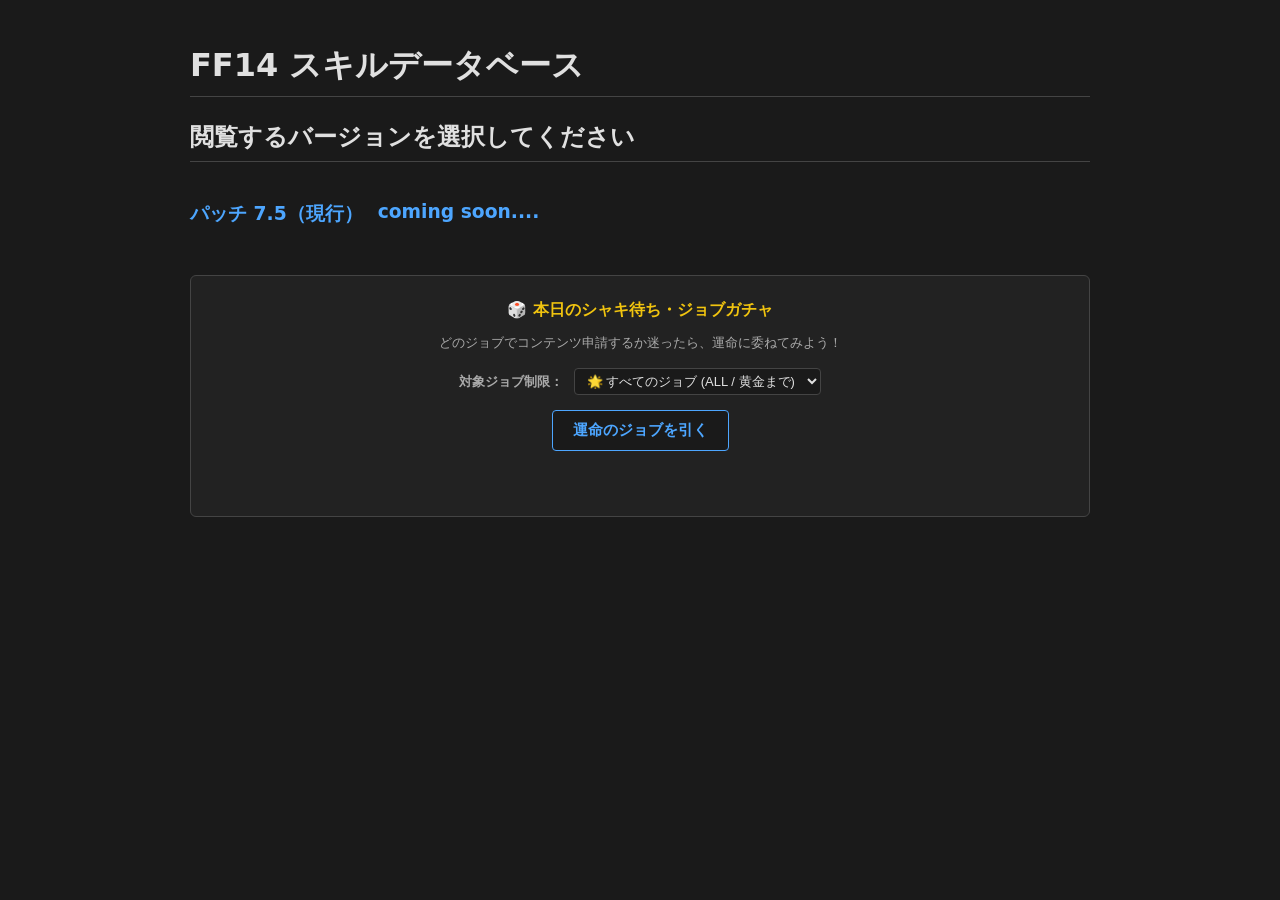
<file: index.html>
<!DOCTYPE html>
<html lang="ja">
<head>
    <meta charset="UTF-8">
    <meta name="viewport" content="width=device-width, initial-scale=1.0">
    <title>FF14 スキルデータベース</title>
    <link rel="stylesheet" href="assets/css/style.css">
</head>
<body>
    <header class="header">
        <h1>FF14 スキルデータベース</h1>
    </header>
    
    <main class="container">
        <h2>閲覧するバージョンを選択してください</h2>
        <div class="version-select-grid" style="display: flex; gap: 15px; margin-bottom: 30px;">
            <a href="jobs.html?v=7.5" class="version-card">
                <h3>パッチ 7.5（現行）</h3>
            </a>

            <a>
                <h3>coming soon....</h3>
            </a>
            <!--
            <a href="jobs.html?v=8.0" class="version-card">
                <h3>パッチ 8.0（最新）</h3>
            </a>
            -->
        </div>

        <!-- ミニゲーム：本日のシャキ待ち・ジョブガチャ -->
        <section class="minigame-section">
            <h3>🎲 本日のシャキ待ち・ジョブガチャ</h3>
            <p>どのジョブでコンテンツ申請するか迷ったら、運命に委ねてみよう！</p>
            
            <!-- 拡張パッケージ（進行度）による制限フィルター -->
            <div style="margin-bottom: 15px;">
                <label for="expansion-select" style="font-weight: bold; margin-right: 5px; color: #aaa; font-size: 13px;">対象ジョブ制限：</label>
                <select id="expansion-select" style="background-color: #1a1a1a; color: #e0e0e0; border: 1px solid #444; padding: 4px 8px; border-radius: 4px; font-size: 13px;">
                    <option value="dt" selected>🌟 すべてのジョブ (ALL / 黄金まで)</option>
                    <option value="arr">🌱 新生エオルゼアのみ (Lv50)</option>
                    <option value="hw">🛡️ 蒼天のイシュガルドまで (Lv60)</option>
                    <option value="sb">⚔️ 紅蓮のリベレーターまで (Lv70)</option>
                    <option value="shb">🔮 漆黒のヴィランズまで (Lv80)</option>
                    <option value="ew">🌙 暁月のフィナーレまで (Lv90)</option>
                </select>
            </div>

            <button id="job-gacha-btn" class="minigame-btn" onclick="drawRandomJob()">運命のジョブを引く</button>
            
            <div id="job-gacha-result" class="minigame-result"></div>
        </section>
    </main>

    <!-- ジョブガチャ用のJavaScript -->
    <script>
        const jobPools = {
            arr: [
                "ナイト (PLD)", "戦士 (WAR)", "白魔道士 (WHM)", "学者 (SCH)", 
                "モンク (MNK)", "竜騎士 (DRG)", "忍者 (NIN)", "吟遊詩人 (BRD)", 
                "黒魔道士 (BLM)", "召喚士 (SMN)"
            ],
            hw: [ // 蒼天で追加
                "暗黒騎士 (DRK)", "占星術師 (AST)", "機工士 (MCH)"
            ],
            sb: [ // 紅蓮で追加
                "侍 (SAM)", "赤魔道士 (RDM)"
            ],
            shb: [ // 漆黒で追加
                "ガンブレイカー (GNB)", "踊り子 (DNC)"
            ],
            ew: [ // 暁月で追加
                "リーパー (RPR)", "賢者 (SGE)"
            ],
            dt: [ // 黄金で追加
                "ヴァイパー (VPR)", "ピクトマンサー (PCT)"
            ]
        };

        // 選択された進行度までのジョブリストを累積して生成する関数
        function getAvailableJobs(maxExpansion) {
            let available = [];
            const order = ["arr", "hw", "sb", "shb", "ew", "dt"];
            
            for (let i = 0; i < order.length; i++) {
                const key = order[i];
                if (jobPools[key]) {
                    available = available.concat(jobPools[key]);
                }
                if (key === maxExpansion) break;
            }
            return available;
        }

        function drawRandomJob() {
            const resultDiv = document.getElementById("job-gacha-result");
            const btn = document.getElementById("job-gacha-btn");
            
            // セレクトボックスから選択値を取得（デフォルトはすべての "dt"）
            const selectElement = document.getElementById("expansion-select");
            const currentExpansion = selectElement ? selectElement.value : "dt";
            
            // 進行度に応じたプールを取得
            const currentJobs = getAvailableJobs(currentExpansion);

            if (currentJobs.length === 0) {
                resultDiv.textContent = "⚠️ 抽選できるジョブがありません";
                return;
            }
            
            btn.disabled = true;
            resultDiv.textContent = "シャカシャカシャカ……";

            let count = 0;
            const interval = setInterval(() => {
                const randomTempJob = currentJobs[Math.floor(Math.random() * currentJobs.length)];
                resultDiv.textContent = randomTempJob;
                count++;
                
                if (count > 30) {
                    clearInterval(interval);
                    const finalJob = currentJobs[Math.floor(Math.random() * currentJobs.length)];
                    resultDiv.textContent = `🎯 運命のジョブ： 【 ${finalJob} 】`;
                    btn.disabled = false;
                }
            }, 80);
        }
    </script>
</body>
</html>
</file>
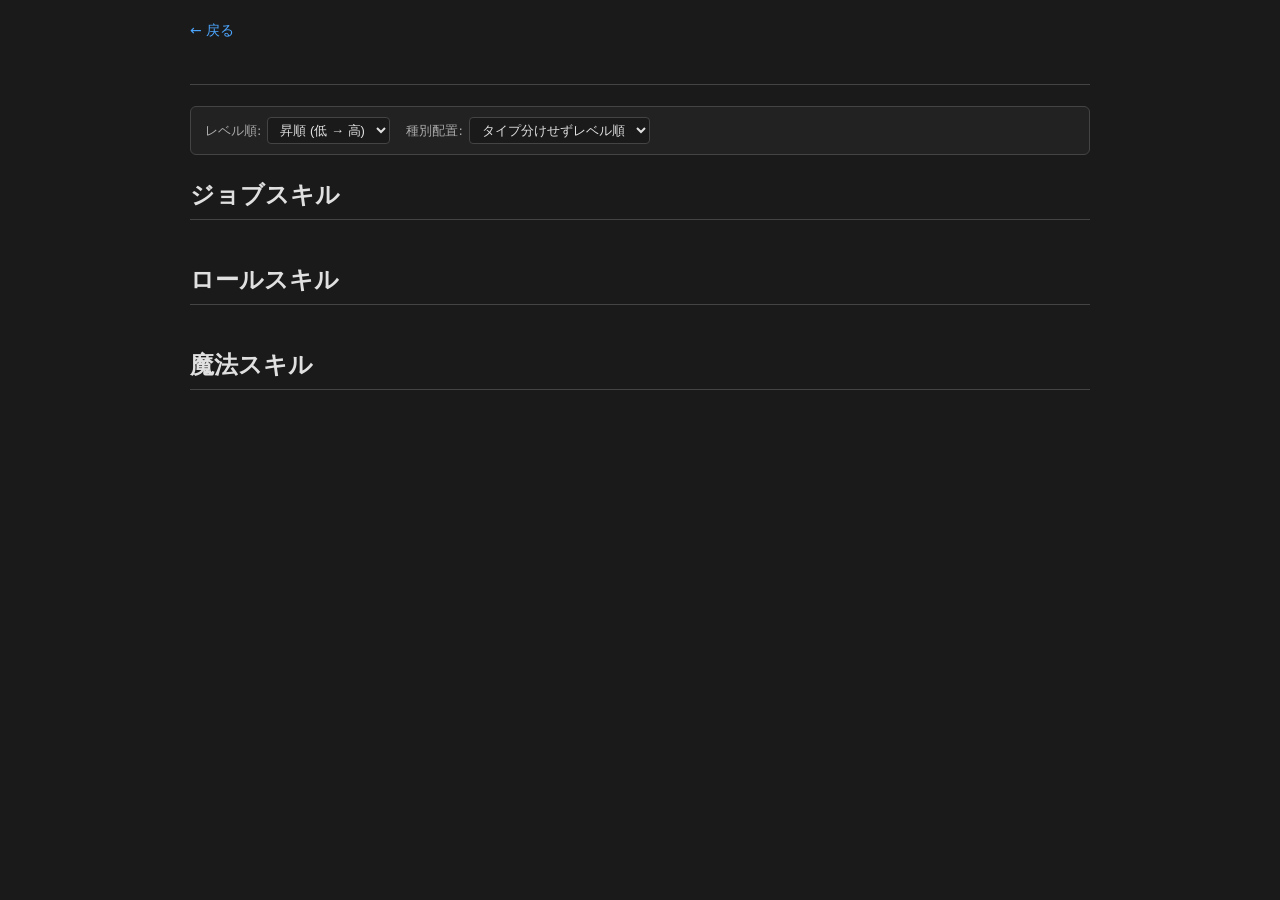
<file: job-detail.html>
<!DOCTYPE html>
<html lang="ja">
<head>
    <meta charset="UTF-8">
    <meta name="viewport" content="width=device-width, initial-scale=1.0">
    <title>ジョブ詳細 - FF14 Skill Archive</title>
    <link rel="stylesheet" href="assets/css/style.css">
</head>
<body>

    <header>
        <a href="jobs.html" class="back-link">← 戻る</a>
        <h1 id="job-name"></h1>

        <!-- ★ ジョブ名のすぐ下に専用システムを移動 -->
        <div id="special-system-section" style="display: none;" class="header-special-section">
            <div id="special-system-content"></div>
        </div>
    </header>

    <main>
        <!-- 並び替えコントロール -->
        <div class="skill-controls">
            <label>
                レベル順:
                <select id="level-sort">
                    <option value="asc">昇順 (低 → 高)</option>
                    <option value="desc">降順 (高 → 低)</option>
                </select>
            </label>
            <label>
                種別配置:
                <select id="type-order">
                    <option value="gcd-top">WS 上 / アビ 下</option>
                    <option value="ogcd-top">アビ 上 / WS 下</option>
                    <option value="pure-level" selected>タイプ分けせずレベル順</option>
                </select>
            </label>
        </div>

        <!-- ジョブスキル領域 -->
        <h2 id="job-title">ジョブスキル</h2>
        <div id="job-skill-list" class="grid"></div>

        <!-- ロールスキル領域 -->
        <h2 id="role-title">ロールスキル</h2>
        <div id="class-skill-list" class="grid"></div>

        <h2 id="magic-title">魔法スキル</h2>
        <div id="magic-skill-list" class="grid"></div>

        
        <!-- コンボ領域 -->
        <!--
        <h2>コンボ</h2>
        <div id="combo-list"></div>

        <h3 id="upgrade-title">スキル強化</h3>
        <div id="upgrade-list"></div>
        -->
        
    </main>

    <script src="assets/js/main.js"></script>
</body>
</html>
</file>
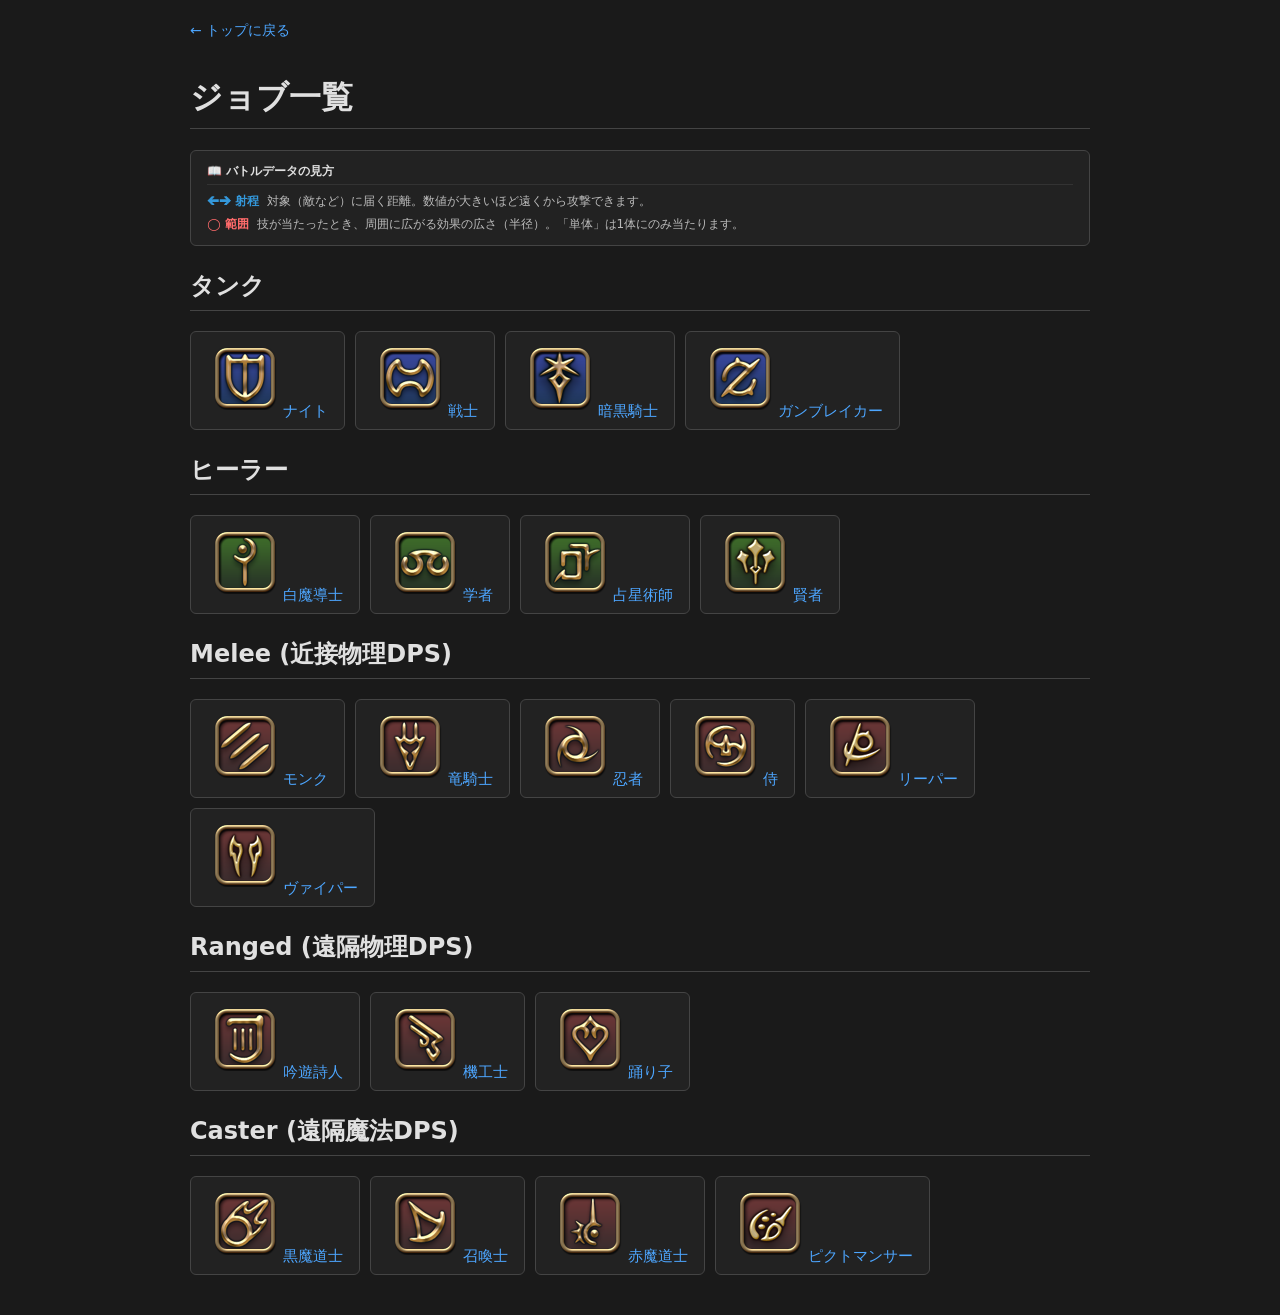
<file: jobs.html>
<!DOCTYPE html>
<html lang="ja">
<head>
    <meta charset="UTF-8">
    <meta name="viewport" content="width=device-width, initial-scale=1.0">
    <title>ジョブ一覧 - FF14 Skill Archive</title>
    <link rel="stylesheet" href="assets/css/style.css">
</head>
<body>

    <header>
        <a href="index.html" class="back-link">← トップに戻る</a>
        <h1>ジョブ一覧</h1>
    </header>

    <!-- 距離・範囲の見方ガイド -->
    <div class="battle-guide">
        <span class="guide-title">📖 バトルデータの見方</span>
        <div class="guide-items">
            <div class="guide-item">
                <span class="guide-icon long-range">🡨🡪 射程</span>
                <span class="guide-desc">対象（敵など）に届く距離。数値が大きいほど遠くから攻撃できます。</span>
            </div>
            <div class="guide-item">
                <span class="guide-icon aoe-badge">◯ 範囲</span>
                <span class="guide-desc">技が当たったとき、周囲に広がる効果の広さ（半径）。「単体」は1体にのみ当たります。</span>
            </div>
        </div>
    </div>
    
    <!-- ミニゲーム1：サボテンダー討伐戦 --
    <section class="minigame-section">
        <h3>🌵 おまけ：サボテンダー討伐戦（10秒連打チャレンジ）</h3>
        <p>制限時間内に針千本を撃たれる前に、サボテンダーをボコボコにしろ！</p>
        
        <div class="mokujin-container">
            <!-- ステータス表示 --
            <div class="minigame-status">
                残り時間: <span id="time-left">10</span>秒 | ダメージ数: <span id="score">0</span>
            </div>
            
            <!-- 結果発表専用ボックス --
            <div id="game-result-msg" class="mokujin-result-box">「スタート」を押してバトル開始！</div>

            <!-- ボタン配置エリア（連打用とリセット用を分離） --
            <div class="mokujin-action-area">
                <!-- メインの連打ボタン --
                <button id="punch-btn" class="mokujin-punch-btn" onclick="punchMokujin()" disabled>サボテンダーを殴る！</button>
                
                <!-- 右側に配置したリセット（もう一度）ボタン --
                <button id="reset-btn" class="mokujin-reset-btn" onclick="startMokujinGame()">スタート</button>
            </div>
        </div>
    </section>
    -->
    <main>
        <h2>タンク</h2>
        <div id="tank-list" class="job-grid"></div>

        <h2>ヒーラー</h2>
        <div id="healer-list" class="job-grid"></div>

        <h2>Melee (近接物理DPS)</h2>
        <div id="melee-list" class="job-grid"></div>

        <h2>Ranged (遠隔物理DPS)</h2>
        <div id="ranged-list" class="job-grid"></div>

        <h2>Caster (遠隔魔法DPS)</h2>
        <div id="caster-list" class="job-grid"></div>
    </main>

    <!-- サボテンダー討伐戦用のJavaScript --
    <script>
        let isMokujinPlaying = false;
        let mokujinScore = 0;
        let mokujinTimeLeft = 10;
        let mokujinTimer = null;

        function startMokujinGame() {
            const punchBtn = document.getElementById("punch-btn");
            const resetBtn = document.getElementById("reset-btn");
            const resultBox = document.getElementById("game-result-msg");
            const scoreSpan = document.getElementById("score");
            const timeLeftSpan = document.getElementById("time-left");

            // プレイ中の場合はリセット
            if (isMokujinPlaying) {
                clearInterval(mokujinTimer);
                isMokujinPlaying = false;
                
                if (punchBtn) punchBtn.disabled = true;
                if (resetBtn) resetBtn.textContent = "スタート";
                if (scoreSpan) scoreSpan.textContent = "0";
                if (timeLeftSpan) timeLeftSpan.textContent = "10";
                if (resultBox) resultBox.textContent = "リセットしました。「スタート」を押してね！";
                return;
            }

            // 初期化 & バトル開始
            isMokujinPlaying = true;
            mokujinScore = 0;
            mokujinTimeLeft = 10;

            if (punchBtn) punchBtn.disabled = false;
            if (resetBtn) resetBtn.textContent = "リセット";
            
            if (scoreSpan) scoreSpan.textContent = mokujinScore;
            if (timeLeftSpan) timeLeftSpan.textContent = mokujinTimeLeft;
            if (resultBox) resultBox.textContent = "チクチク痛い！連打で押し切れ…！";

            // タイマー開始
            if (mokujinTimer) clearInterval(mokujinTimer);
            mokujinTimer = setInterval(() => {
                mokujinTimeLeft--;
                if (timeLeftSpan) timeLeftSpan.textContent = mokujinTimeLeft;

                if (mokujinTimeLeft <= 0) {
                    clearInterval(mokujinTimer);
                    isMokujinPlaying = false;
                    
                    if (punchBtn) punchBtn.disabled = true;
                    if (resetBtn) resetBtn.textContent = "もう一度遊ぶ";
                    
                    const dps = (mokujinScore / 10).toFixed(1);
                    if (resultBox) {
                        if (mokujinScore >= 60) {
                            resultBox.textContent = `討伐成功！ 針千本を阻止した！ スコア: ${mokujinScore} (DPS: ${dps})`;
                        } else {
                            resultBox.textContent = `ぐふっ…針千本を喰らった！ スコア: ${mokujinScore} (DPS: ${dps})`;
                        }
                    }
                }
            }, 1000);
        }

        function punchMokujin() {
            if (!isMokujinPlaying) return;

            mokujinScore++;
            const scoreSpan = document.getElementById("score");
            if (scoreSpan) scoreSpan.textContent = mokujinScore;
        }
    </script>
    -->

    <script src="assets/js/job-list.js"></script>
</body>
</html>
</file>
<file: assets/css/style.css>
/* 基本スタイル（14〜15型ノートPC等の標準サイズ） */
body {
    background-color: #1a1a1a;
    color: #e0e0e0;
    font-family: system-ui, -apple-system, sans-serif;
    padding: 20px;
    max-width: 900px;
    margin: 0 auto;
}

/* 23.8型〜32インチなどの大画面ディスプレイ（画面幅1400px以上）で見たとき */
@media (min-width: 1400px) {
    body {
        max-width: 1650px;
    }
}

/* ★スマホ・タブレット向け（画面幅768px以下）の調整 */
@media (max-width: 768px) {
    body {
        padding: 10px; /* スマホでは両サイドの余白を狭くして広く使う */
    }

    /* 並び替えコントロールをスマホでは縦並びにする */
    .skill-controls {
        flex-direction: column;
        gap: 10px;
    }

    .skill-controls select {
        width: 100%; /* セレクトボックスをいっぱいに広げて押しやすくする */
    }

    /* スマホではスキルカードの最小幅を少し小さくして、横に2〜3個並びやすくする */
    .grid {
        grid-template-columns: repeat(auto-fill, minmax(110px, 1fr));
        gap: 8px;
    }

    .skill {
        min-height: 220px;
        padding: 8px;
    }
}

h1, h2 {
    border-bottom: 1px solid #444;
    padding-bottom: 8px;
    margin-top: 24px;
}

/* リンク全般 */
a {
    color: #4da6ff;
    text-decoration: none;
}

a:hover {
    text-decoration: underline;
}

/* 戻るリンク */
.back-link {
    display: inline-block;
    margin-bottom: 12px;
    font-size: 14px;
}

/* トップページのメインリンク */
.main-link {
    display: inline-block;
    margin-top: 20px;
    padding: 12px 24px;
    font-size: 18px;
    background-color: #222;
    color: #4da6ff;
    border: 1px solid #4da6ff;
    border-radius: 6px;
    font-weight: bold;
    transition: background-color 0.2s, color 0.2s;
}

.main-link:hover {
    background-color: #4da6ff;
    color: #1a1a1a;
    text-decoration: none;
}

/* ジョブ一覧 */
.job-grid {
    display: flex;
    flex-wrap: wrap;
    gap: 10px;
    margin-bottom: 20px;
}

.job-card {
    display: inline-block;
    padding: 8px 16px;
    background-color: #222;
    border: 1px solid #444;
    border-radius: 6px;
    font-size: 15px;
}

.job-card:hover {
    border-color: #4da6ff;
    background-color: #2a2a2a;
    text-decoration: none;
}

/* スキル一覧 */
.grid {
    display: grid;
    grid-template-columns: repeat(auto-fill, minmax(130px, 1fr));
    gap: 12px;
}

.skill {
    display: flex;
    flex-direction: column;
    align-items: flex-start;
    width: 100%;
    min-height: 240px;
    height: auto;

    padding: 12px;
    border: 1px solid #444;
    background-color: #222;
    border-radius: 6px;

    text-align: left;
}

/* アイコン */
.icon {
    width: 56px;
    height: 56px;
    border-radius: 4px;
    object-fit: cover;
    align-self: center;
}

/* スキル名 */
.skill-name {
    margin-top: 6px;
    font-size: 13px;
    line-height: 1.3;
    height: auto;
    word-break: break-all;
    display: flex;
    flex-direction: column;
}

/* レベル */
.skill-level {
    font-size: 11px;
    color: #aaa;
    margin-top: 2px;
    margin-bottom: 4px;
}

/* メタ情報（WS / CT） */
.skill-meta {
    font-size: 11px;
    margin-bottom: 6px;
    display: flex;
    gap: 6px;
    align-items: center;
}

/* 種別 */
.type {
    padding: 2px 4px;
    border-radius: 3px;
    font-size: 10px;
}

/* GCD */
.type.gcd {
    background: #2a6;
}

/* アビ */
.type.ogcd {
    background: #a62;
}

/* リキャスト */
.recast {
    color: #888;
    font-size: 10px;
}

/* 説明文 */
.skill-desc {
    font-size: 12px;
    color: #bbb;
    line-height: 1.4;
    white-space: pre-line;
}

/* 追加パラメータ（射程・MPなど） */
.skill-extra {
    font-size: 11px;
    color: #aaa;
    margin-bottom: 4px;
}

/* ルビ */
ruby {
    ruby-position: over;
    ruby-align: center;
}

rt {
    font-size: 9px;
    color: #aaa;
    font-weight: normal;
}

/* コンボ */
#combo-list {
    display: flex;
    flex-direction: column;
    gap: 12px;
    margin-top: 12px;
}

.combo-item {
    display: flex;
    align-items: center;
    background-color: #222;
    padding: 12px 16px;
    border-radius: 6px;
    border: 1px solid #444;
    overflow-x: auto;
    -webkit-overflow-scrolling: touch;
}

.combo-icon {
    cursor: pointer;
    transition: transform 0.2s;
    flex-shrink: 0;
    width: 48px;
    height: 48px;
}

.combo-icon:hover {
    transform: scale(1.08);
}

.arrow {
    margin: 0 8px;
    font-size: 18px;
    color: #888;
    user-select: none;
    flex-shrink: 0;
}

.no-data {
    color: #888;
    font-size: 14px;
}

/* 並び替えコントロール */
.skill-controls {
    display: flex;
    gap: 16px;
    margin-bottom: 16px;
    background-color: #222;
    padding: 10px 14px;
    border: 1px solid #444;
    border-radius: 6px;
    font-size: 13px;
}

.skill-controls label {
    display: flex;
    align-items: center;
    gap: 6px;
    color: #aaa;
    cursor: pointer;
}

.skill-controls select {
    background-color: #1a1a1a;
    color: #e0e0e0;
    border: 1px solid #444;
    padding: 4px 8px;
    border-radius: 4px;
    font-size: 13px;
}

/* 遠隔スキルや接近技などのカラー分け */
.skill-extra.long-range {
    color: #3498db; /* 青系：遠隔 */
}
.skill-extra.melee-range {
    color: #e67e22; /* オレンジ系：近接 */
}

/* 単体範囲のテキストデザイン */
.skill-extra.aoe-single {
    color: #ff6b6b;
    font-size: 11px;
    margin-top: 2px;
}

/* 範囲攻撃（AoE）のバッジデザイン */
.skill-extra.aoe-badge {
    padding: 1px 4px;
    font-size: 11px;
    color: #ff6b6b;
    margin-top: 2px;
    border-radius: 2px;
}

/* バトルデータの見方ガイド */
.battle-guide {
    background-color: #222;
    border: 1px solid #444;
    border-radius: 6px;
    padding: 12px 16px;
    margin-bottom: 20px;
    font-size: 12px;
}

.guide-title {
    font-weight: bold;
    color: #e0e0e0;
    display: block;
    margin-bottom: 8px;
    border-bottom: 1px solid #333;
    padding-bottom: 4px;
}

.guide-items {
    display: flex;
    flex-direction: column;
    gap: 6px;
}

.guide-item {
    display: flex;
    align-items: baseline;
    gap: 8px;
    color: #bbb;
}

.guide-item .long-range {
    color: #3498db;
    font-weight: bold;
    white-space: nowrap;
}

.guide-item .aoe-badge {
    color: #ff6b6b;
    font-weight: bold;
    white-space: nowrap;
}

/* ==========================================
    ミニゲームセクションのスタイル
========================================== */
.minigame-section {
    margin: 30px 0;
    padding: 24px;
    background-color: #222;
    border: 1px solid #444;
    border-radius: 6px;
    text-align: center;
}

.minigame-section h3 {
    margin-top: 0;
    margin-bottom: 8px;
    font-size: 16px;
    border-bottom: none;
    color: #f1c40f;
}

.minigame-section p {
    font-size: 13px;
    color: #aaa;
    margin-bottom: 16px;
}

/* ミニゲーム用ステータス表示 */
.minigame-status {
    font-size: 15px;
    margin-bottom: 12px;
    color: #e0e0e0;
}

/* ミニゲーム用ボタン */
.minigame-btn {
    padding: 10px 20px;
    font-size: 15px;
    font-weight: bold;
    background-color: #1a1a1a;
    color: #4da6ff;
    border: 1px solid #4da6ff;
    border-radius: 4px;
    cursor: pointer;
    transition: background-color 0.2s, color 0.2s, transform 0.1s;
}

.minigame-btn:hover {
    background-color: #4da6ff;
    color: #1a1a1a;
}

.minigame-btn:active {
    transform: scale(0.96);
}

.minigame-btn:disabled {
    opacity: 0.6;
    cursor: not-allowed;
}

/* 結果表示エリア */
.minigame-result {
    margin-top: 14px;
    font-size: 18px;
    font-weight: bold;
    color: #4da6ff;
    min-height: 27px;
}

/* 木人連打ゲームのレイアウト調整 */
.mokujin-container {
    display: flex;
    flex-direction: column;
    align-items: center;
    gap: 14px;
}

/* 結果メッセージボックス */
.mokujin-result-box {
    background-color: #1a1a1a;
    border: 1px solid #4da6ff;
    border-radius: 6px;
    padding: 12px 20px;
    font-size: 16px;
    font-weight: bold;
    color: #4da6ff;
    width: 100%;
    max-width: 400px;
    min-height: 50px;
    display: flex;
    align-items: center;
    justify-content: center;
}

/* 操作エリア（連打ボタンとリセットボタンを分ける場合） */
.mokujin-action-area {
    display: flex;
    gap: 12px;
    width: 100%;
    max-width: 400px;
    justify-content: center;
}

/* 連打ボタン（大きく中央に） */
.mokujin-punch-btn {
    flex: 1;
    padding: 14px;
    font-size: 16px;
    font-weight: bold;
    background-color: #e74c3c; /* 赤系で攻撃感を出す */
    color: white;
    border: none;
    border-radius: 6px;
    cursor: pointer;
    transition: transform 0.1s, background-color 0.2s;
}

.mokujin-punch-btn:active {
    transform: scale(0.97);
}

.mokujin-punch-btn:disabled {
    background-color: #444;
    color: #888;
    cursor: not-allowed;
    transform: none;
}

/* もう一度ボタン（右側に独立させる） */
.mokujin-reset-btn {
    padding: 14px 20px;
    font-size: 14px;
    font-weight: bold;
    background-color: #1a1a1a;
    color: #e0e0e0;
    border: 1px solid #666;
    border-radius: 6px;
    cursor: pointer;
    transition: background-color 0.2s, border-color 0.2s;
}

.mokujin-reset-btn:hover {
    background-color: #333;
    border-color: #888;
}

/* ==========================================
   ジョブ専用システム（ヘッダー内）のスタイル
========================================== */
.header-special-section {
    margin-top: 14px;
    max-width: 100%;
}

.job-top-special-card {
    background: linear-gradient(135deg, rgba(30, 35, 45, 0.95), rgba(20, 24, 33, 0.95));
    border: 1px solid rgba(212, 175, 55, 0.3); /* ゴールド系の落ち着いた枠線 */
    border-left: 4px solid #d4af37; /* 左側にゴールドのアクセントライン */
    border-radius: 6px;
    padding: 14px 18px;
    box-shadow: 0 4px 12px rgba(0, 0, 0, 0.3);
}

.special-header {
    display: flex;
    align-items: center;
    gap: 10px;
    margin-bottom: 8px;
}

.special-badge {
    background-color: #d4af37;
    color: #1a1a1a;
    font-size: 0.7rem;
    font-weight: bold;
    padding: 2px 6px;
    border-radius: 3px;
    letter-spacing: 0.05em;
}

.special-title {
    font-size: 1.1rem;
    color: #ffffff;
    margin: 0;
    border-bottom: none; /* 共通のh2下線スタイルを打ち消す */
    padding-bottom: 0;
}

.special-desc {
    color: #cccccc;
    font-size: 0.9rem;
    line-height: 1.5;
    margin: 0;
    white-space: pre-line;
}
</file>
